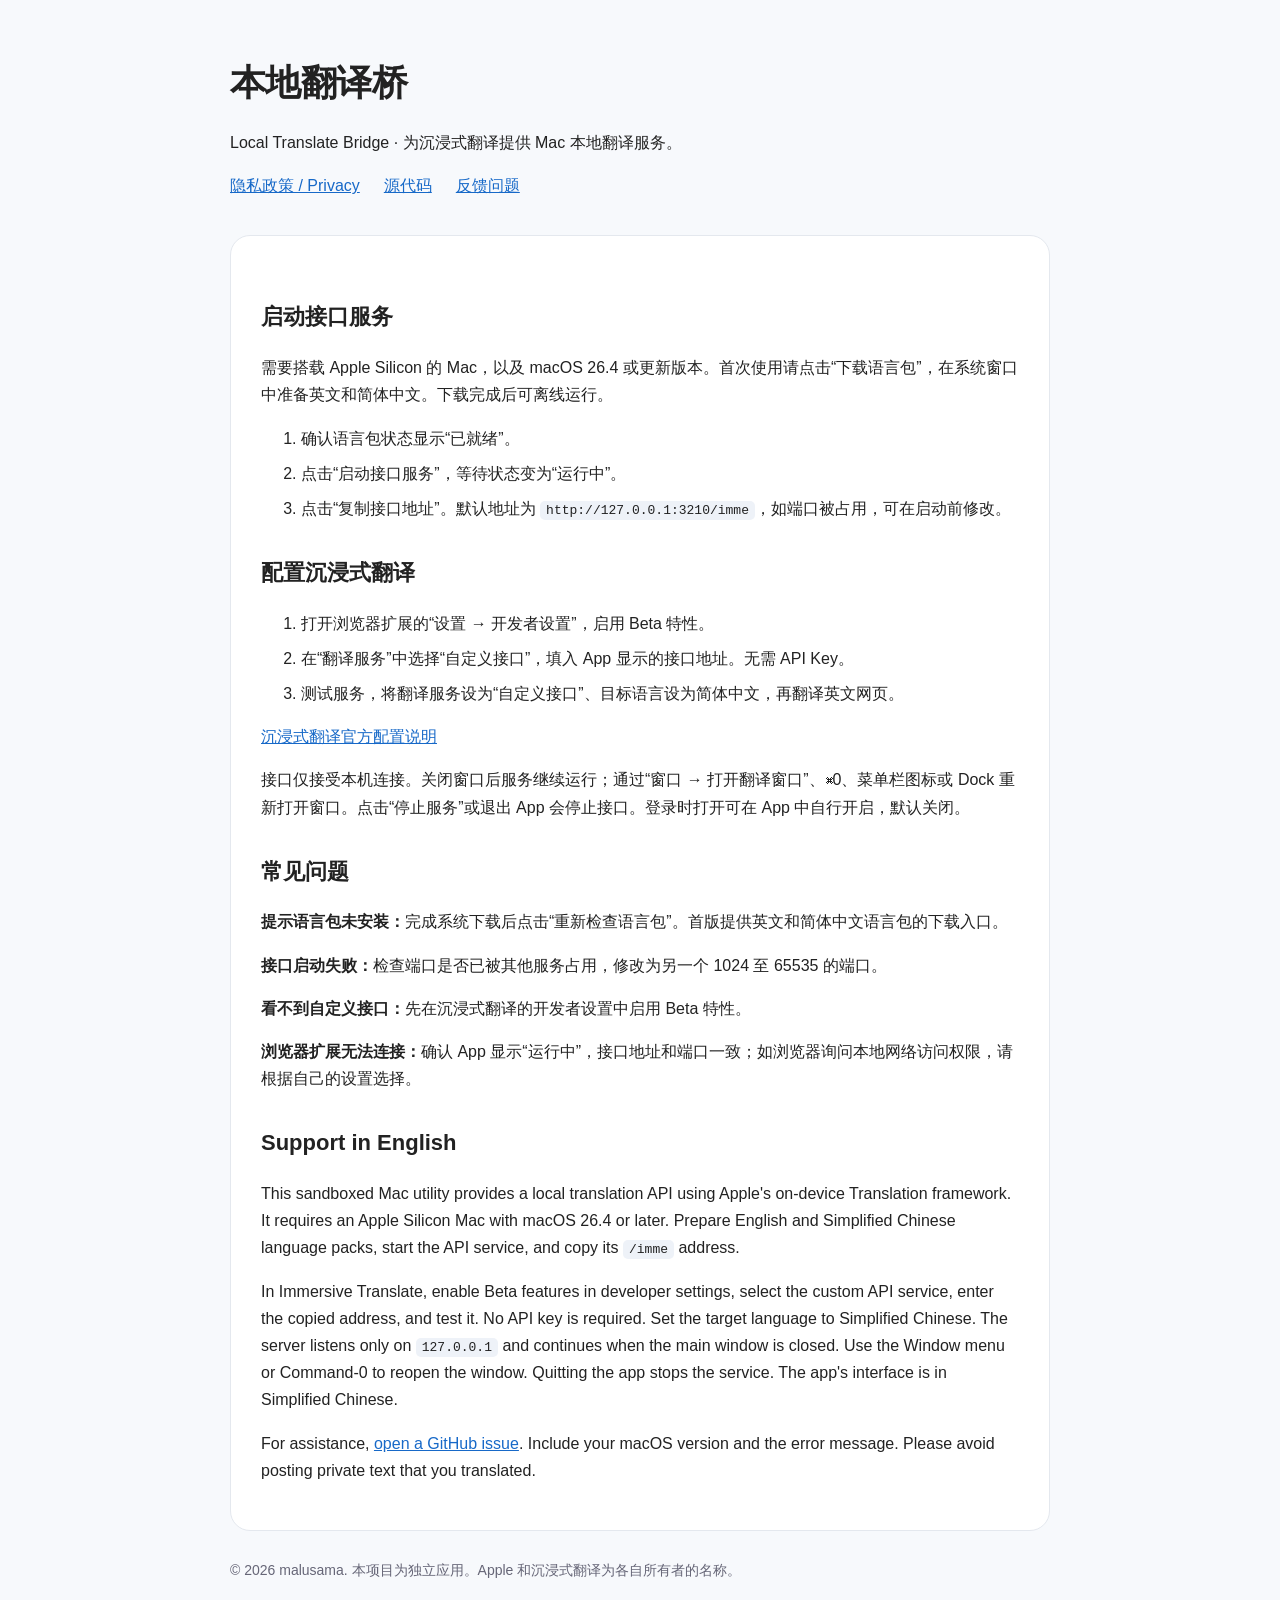
<file: docs/index.html>
<!doctype html><html lang="zh-CN"><head><meta charset="utf-8"><meta name="viewport" content="width=device-width,initial-scale=1"><title>本地翻译桥 · Local Translate Bridge</title><link rel="stylesheet" href="style.css"></head><body>
<header><h1>本地翻译桥</h1><p>Local Translate Bridge · 为沉浸式翻译提供 Mac 本地翻译服务。</p><nav><a href="privacy.html">隐私政策 / Privacy</a><a href="https://github.com/malusama/apple-translation-bridge">源代码</a><a href="https://github.com/malusama/apple-translation-bridge/issues">反馈问题</a></nav></header>
<article><h2>启动接口服务</h2><p>需要搭载 Apple Silicon 的 Mac，以及 macOS 26.4 或更新版本。首次使用请点击“下载语言包”，在系统窗口中准备英文和简体中文。下载完成后可离线运行。</p>
<ol><li>确认语言包状态显示“已就绪”。</li><li>点击“启动接口服务”，等待状态变为“运行中”。</li><li>点击“复制接口地址”。默认地址为 <code>http://127.0.0.1:3210/imme</code>，如端口被占用，可在启动前修改。</li></ol>
<h2>配置沉浸式翻译</h2><ol><li>打开浏览器扩展的“设置 → 开发者设置”，启用 Beta 特性。</li><li>在“翻译服务”中选择“自定义接口”，填入 App 显示的接口地址。无需 API Key。</li><li>测试服务，将翻译服务设为“自定义接口”、目标语言设为简体中文，再翻译英文网页。</li></ol>
<p><a href="https://immersivetranslate.com/zh-Hans/docs/services/custom/">沉浸式翻译官方配置说明</a></p>
<p>接口仅接受本机连接。关闭窗口后服务继续运行；通过“窗口 → 打开翻译窗口”、⌘0、菜单栏图标或 Dock 重新打开窗口。点击“停止服务”或退出 App 会停止接口。登录时打开可在 App 中自行开启，默认关闭。</p>
<h2>常见问题</h2><p><strong>提示语言包未安装：</strong>完成系统下载后点击“重新检查语言包”。首版提供英文和简体中文语言包的下载入口。</p><p><strong>接口启动失败：</strong>检查端口是否已被其他服务占用，修改为另一个 1024 至 65535 的端口。</p><p><strong>看不到自定义接口：</strong>先在沉浸式翻译的开发者设置中启用 Beta 特性。</p><p><strong>浏览器扩展无法连接：</strong>确认 App 显示“运行中”，接口地址和端口一致；如浏览器询问本地网络访问权限，请根据自己的设置选择。</p>
<h2>Support in English</h2><p>This sandboxed Mac utility provides a local translation API using Apple's on-device Translation framework. It requires an Apple Silicon Mac with macOS 26.4 or later. Prepare English and Simplified Chinese language packs, start the API service, and copy its <code>/imme</code> address.</p><p>In Immersive Translate, enable Beta features in developer settings, select the custom API service, enter the copied address, and test it. No API key is required. Set the target language to Simplified Chinese. The server listens only on <code>127.0.0.1</code> and continues when the main window is closed. Use the Window menu or Command-0 to reopen the window. Quitting the app stops the service. The app's interface is in Simplified Chinese.</p>
<p>For assistance, <a href="https://github.com/malusama/apple-translation-bridge/issues">open a GitHub issue</a>. Include your macOS version and the error message. Please avoid posting private text that you translated.</p></article><footer>© 2026 malusama. 本项目为独立应用。Apple 和沉浸式翻译为各自所有者的名称。</footer></body></html>
</file>
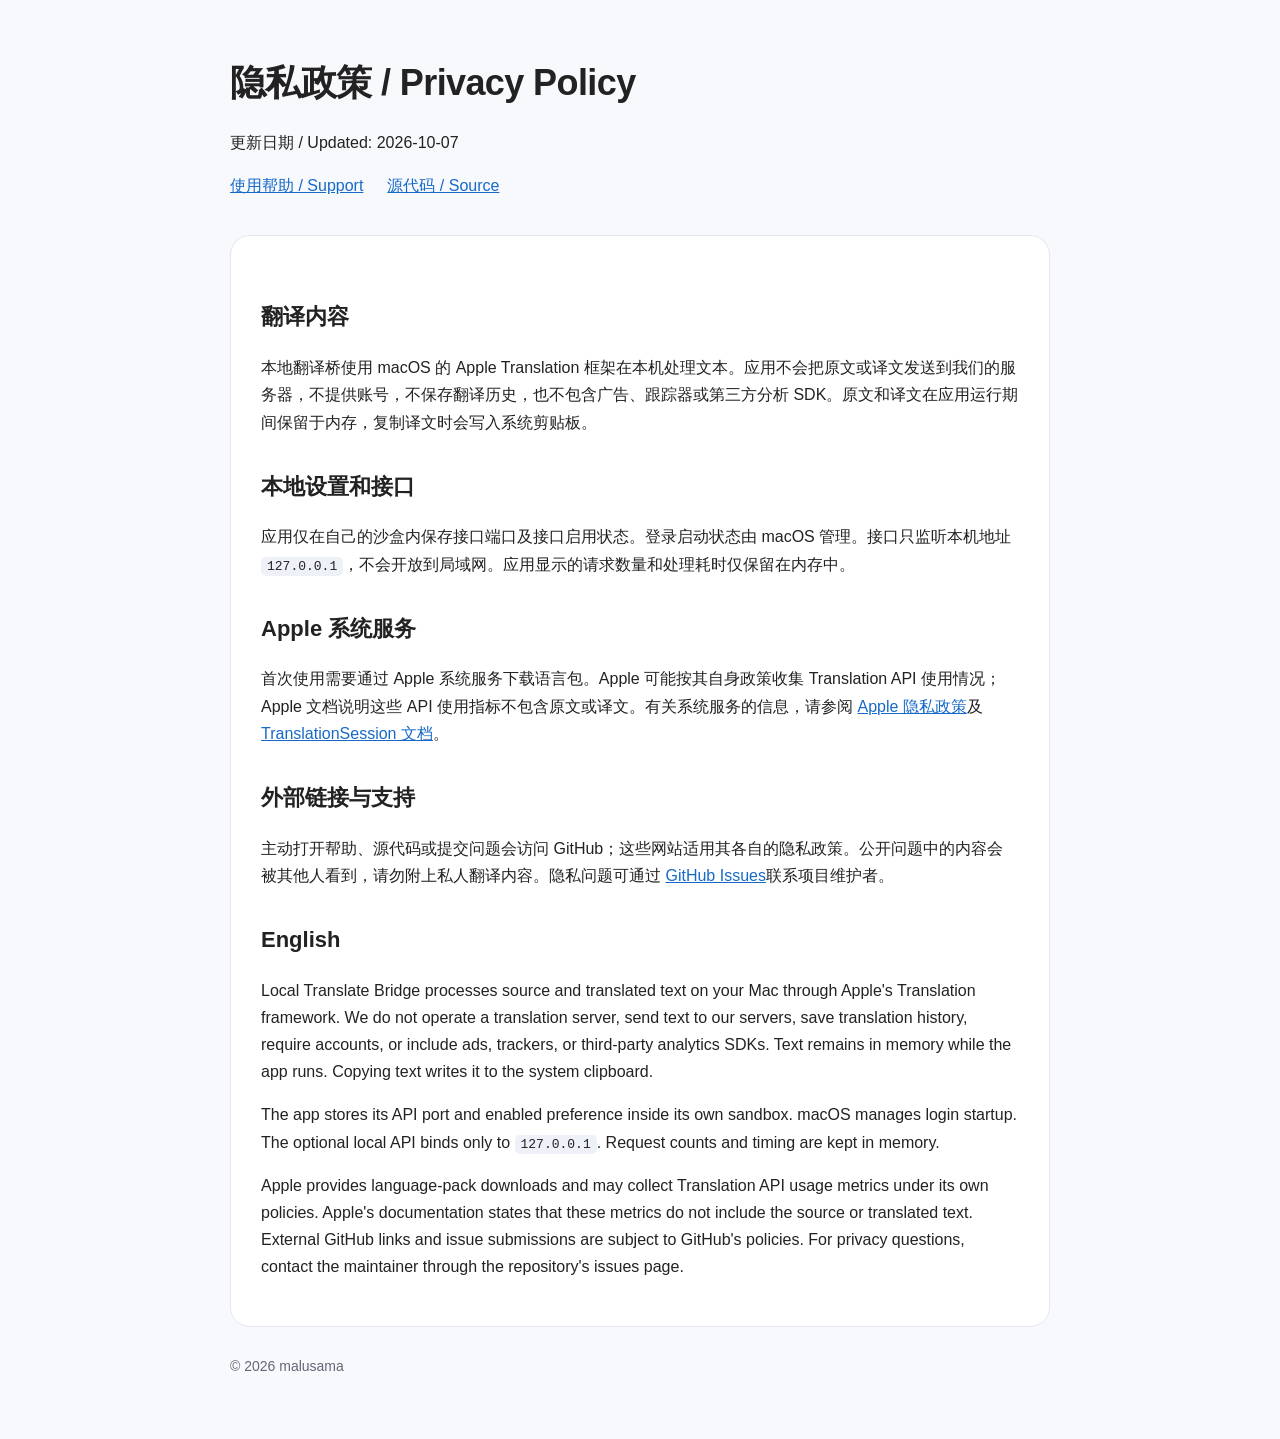
<file: docs/privacy.html>
<!doctype html><html lang="zh-CN"><head><meta charset="utf-8"><meta name="viewport" content="width=device-width,initial-scale=1"><title>隐私政策 · 本地翻译桥</title><link rel="stylesheet" href="style.css"></head><body><header><h1>隐私政策 / Privacy Policy</h1><p>更新日期 / Updated: 2026-10-07</p><nav><a href="index.html">使用帮助 / Support</a><a href="https://github.com/malusama/apple-translation-bridge">源代码 / Source</a></nav></header><article>
<h2>翻译内容</h2><p>本地翻译桥使用 macOS 的 Apple Translation 框架在本机处理文本。应用不会把原文或译文发送到我们的服务器，不提供账号，不保存翻译历史，也不包含广告、跟踪器或第三方分析 SDK。原文和译文在应用运行期间保留于内存，复制译文时会写入系统剪贴板。</p>
<h2>本地设置和接口</h2><p>应用仅在自己的沙盒内保存接口端口及接口启用状态。登录启动状态由 macOS 管理。接口只监听本机地址 <code>127.0.0.1</code>，不会开放到局域网。应用显示的请求数量和处理耗时仅保留在内存中。</p>
<h2>Apple 系统服务</h2><p>首次使用需要通过 Apple 系统服务下载语言包。Apple 可能按其自身政策收集 Translation API 使用情况；Apple 文档说明这些 API 使用指标不包含原文或译文。有关系统服务的信息，请参阅 <a href="https://www.apple.com/legal/privacy/">Apple 隐私政策</a>及 <a href="https://developer.apple.com/documentation/translation/translationsession">TranslationSession 文档</a>。</p>
<h2>外部链接与支持</h2><p>主动打开帮助、源代码或提交问题会访问 GitHub；这些网站适用其各自的隐私政策。公开问题中的内容会被其他人看到，请勿附上私人翻译内容。隐私问题可通过 <a href="https://github.com/malusama/apple-translation-bridge/issues">GitHub Issues</a>联系项目维护者。</p>
<h2>English</h2><p>Local Translate Bridge processes source and translated text on your Mac through Apple's Translation framework. We do not operate a translation server, send text to our servers, save translation history, require accounts, or include ads, trackers, or third-party analytics SDKs. Text remains in memory while the app runs. Copying text writes it to the system clipboard.</p><p>The app stores its API port and enabled preference inside its own sandbox. macOS manages login startup. The optional local API binds only to <code>127.0.0.1</code>. Request counts and timing are kept in memory.</p><p>Apple provides language-pack downloads and may collect Translation API usage metrics under its own policies. Apple's documentation states that these metrics do not include the source or translated text. External GitHub links and issue submissions are subject to GitHub's policies. For privacy questions, contact the maintainer through the repository's issues page.</p>
</article><footer>© 2026 malusama</footer></body></html>
</file>
<file: docs/style.css>
:root{color-scheme:light dark;font-family:-apple-system,BlinkMacSystemFont,"Segoe UI",sans-serif;line-height:1.7;color:#222;background:#f7f9fc}body{max-width:820px;margin:60px auto;padding:0 24px}header{margin-bottom:36px}h1{font-size:36px;line-height:1.25;letter-spacing:-.6px}h2{font-size:22px;margin-top:32px}a{color:#1769c8}nav{display:flex;gap:24px;flex-wrap:wrap}article{background:white;border:1px solid #e4e8ee;border-radius:20px;padding:30px}code{background:#eef2f8;padding:2px 6px;border-radius:5px;overflow-wrap:anywhere}li{margin:8px 0}footer{font-size:14px;color:#667;margin:28px 0}img{max-width:100%;border-radius:12px} @media(prefers-color-scheme:dark){:root{color:#e4e7ed;background:#11151d}article{background:#1b212d;border-color:#333b48}code{background:#2c3545}a{color:#80b6ff}footer{color:#acb4c4}}
</file>
